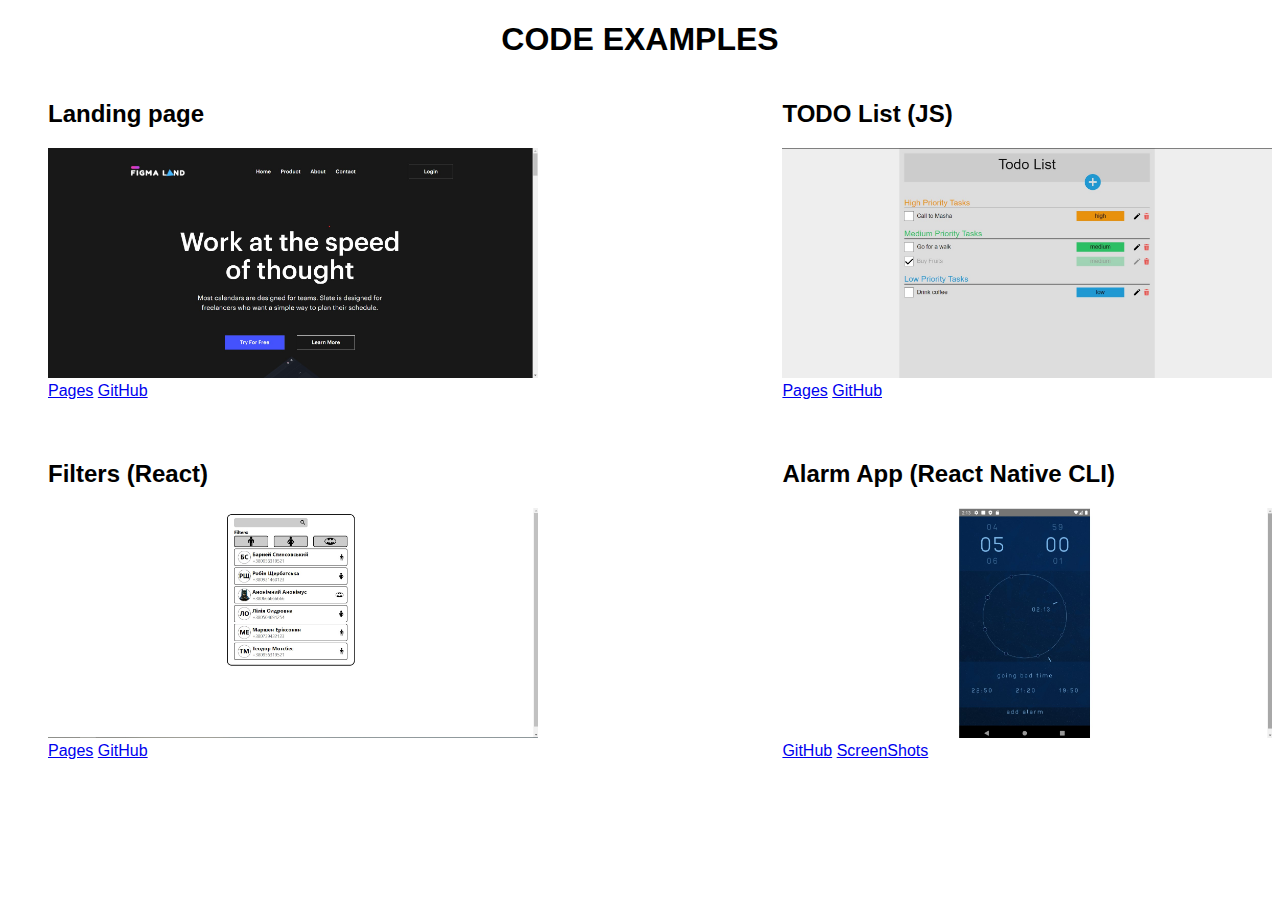
<file: index.html>
<!DOCTYPE html>
<html lang="en">
  <head>
    <meta charset="UTF-8" />
    <meta http-equiv="X-UA-Compatible" content="IE=edge" />
    <meta name="viewport" content="width=device-width, initial-scale=1.0" />
    <link rel="stylesheet" href="./css/style.css">
    <title>Examples</title>
    <style>
      
 
    </style>
  </head>
  <body>
    <header class="header">
      <h1 class="heading">
        code examples
      </h1>
    </header>
    <ul>
      <li class="list-item">
        <h2>Landing page</h2>
        <img src="./img/landing-img.jpg" alt="screenshot" class="img">
        <a href="https://slaviklesyk.github.io/LandingPage/index.html">Pages</a>
        <a href="https://github.com/SlavikLesyk/LandingPage">GitHub</a>
      </li>
      <li class="list-item">
        <h2>TODO List (JS)</h2>
        <img src="./img/todoList-img.jpg" alt="screenshot" class="img">
        <a href="https://slaviklesyk.github.io/TodoList/">Pages</a>
        <a href="https://github.com/SlavikLesyk/TodoList">GitHub</a>
      </li>
      <li class="list-item">
        <h2>Filters (React)</h2>
        <img src="./img/filterReact-img.jpg" alt="screenshot" class="img">
        <a href="https://slaviklesyk.github.io/cursorReact16/">Pages</a>
        <a href="https://github.com/SlavikLesyk/cursorReact16/tree/master">
          GitHub
        </a>
      </li>
      <li class="list-item">
        <h2>Alarm App (React Native CLI)</h2>
        <img src="./img/app-img.jpg" alt="screenshot" class="img app-img">
        <a href="https://github.com/SlavikLesyk/AlarmApp">GitHub</a>
        <a href="./screenshots.html">ScreenShots</a>
      </li>
    </ul>
  </body>
</html>
</file>
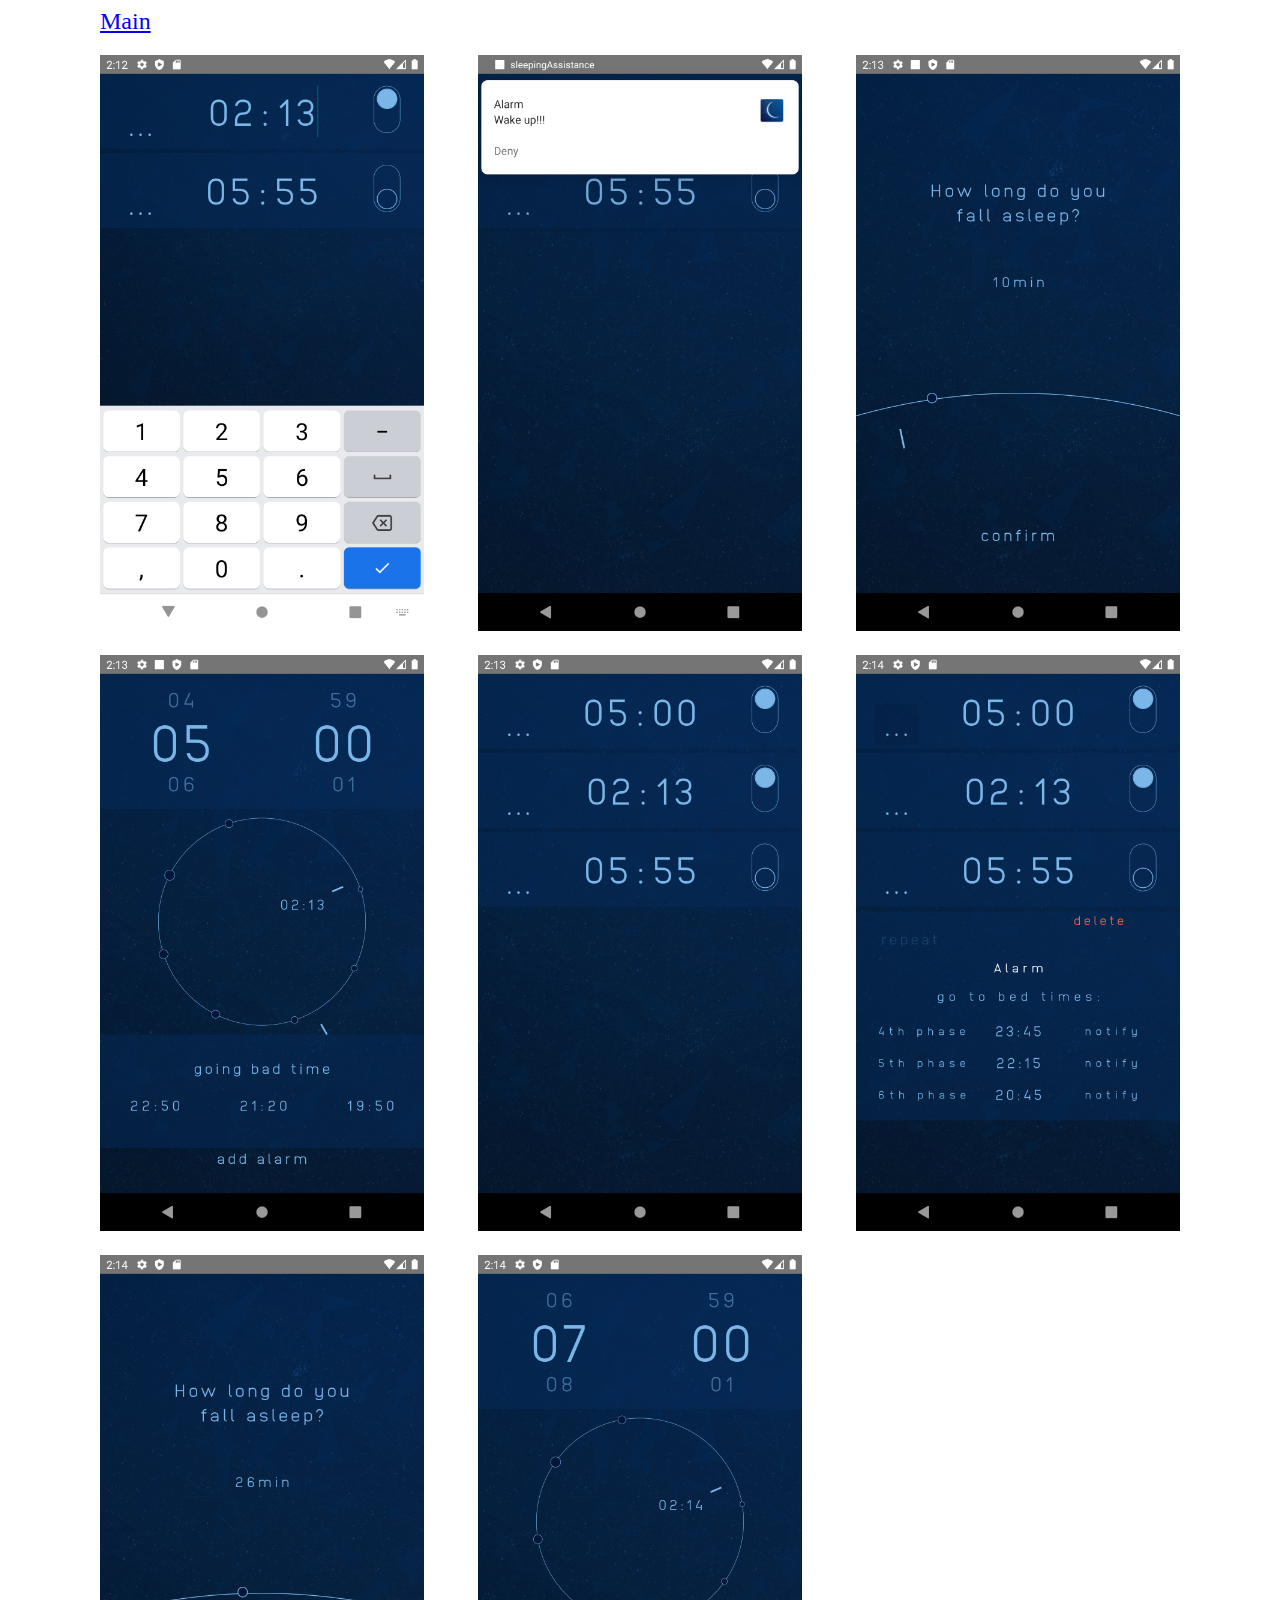
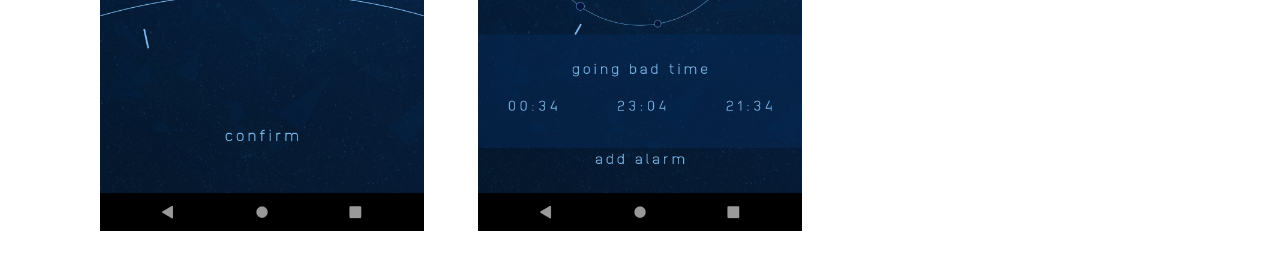
<file: screenshots.html>
<!DOCTYPE html>
<html lang="en">
  <head>
    <meta charset="UTF-8" />
    <meta http-equiv="X-UA-Compatible" content="IE=edge" />
    <meta name="viewport" content="width=device-width, initial-scale=1.0" />
    <title>Alarm App</title>
    <style>
      .container {
        display: flex;
        justify-content: space-between;
        flex-wrap: wrap;
        max-width: 1080px;
        margin: 0 auto;
      }
      .img-container {
        width: 30%;
      }

      img {
        width: 100%;
        margin-bottom: 20px;
      }
      a{
        width: 100%;
        margin-bottom: 20px;
        font-size: 24px;
      }
    </style>
  </head>
  <body>
    
    <div class="container">
      <a href="./index.html">Main</a>
      <div class="img-container">
        <img src="./img/1.png" alt="img" />
      </div>
      <div class="img-container">
        <img src="./img/2.png" alt="img" />
      </div>
      <div class="img-container">
        <img src="./img/3.png" alt="img" />
      </div>
      <div class="img-container">
        <img src="./img/4.png" alt="img" />
      </div>
      <div class="img-container">
        <img src="./img/5.png" alt="img" />
      </div>
      <div class="img-container">
        <img src="./img/6.png" alt="img" />
      </div>
      <div class="img-container">
        <img src="./img/7.png" alt="img" />
      </div>
      <div class="img-container">
        <img src="./img/8.png" alt="img" />
      </div>
      <div class="img-container"></div>
    </div>
  </body>
</html>
</file>
<file: css/style.css>
body {
  font-family: roboto, sans-serif;
}

.container {
  max-width: 1200px;
  margin: 0 auto;
}

.heading {
  text-transform: uppercase;
  text-align: center;
}

.img {
  width: 100%;
}

ul {
  list-style: none;
  display: flex;
  flex-wrap: wrap;
  justify-content: space-between;
}

.list-item {
  width: 40%;
  margin-bottom: 40px;
}
</file>
